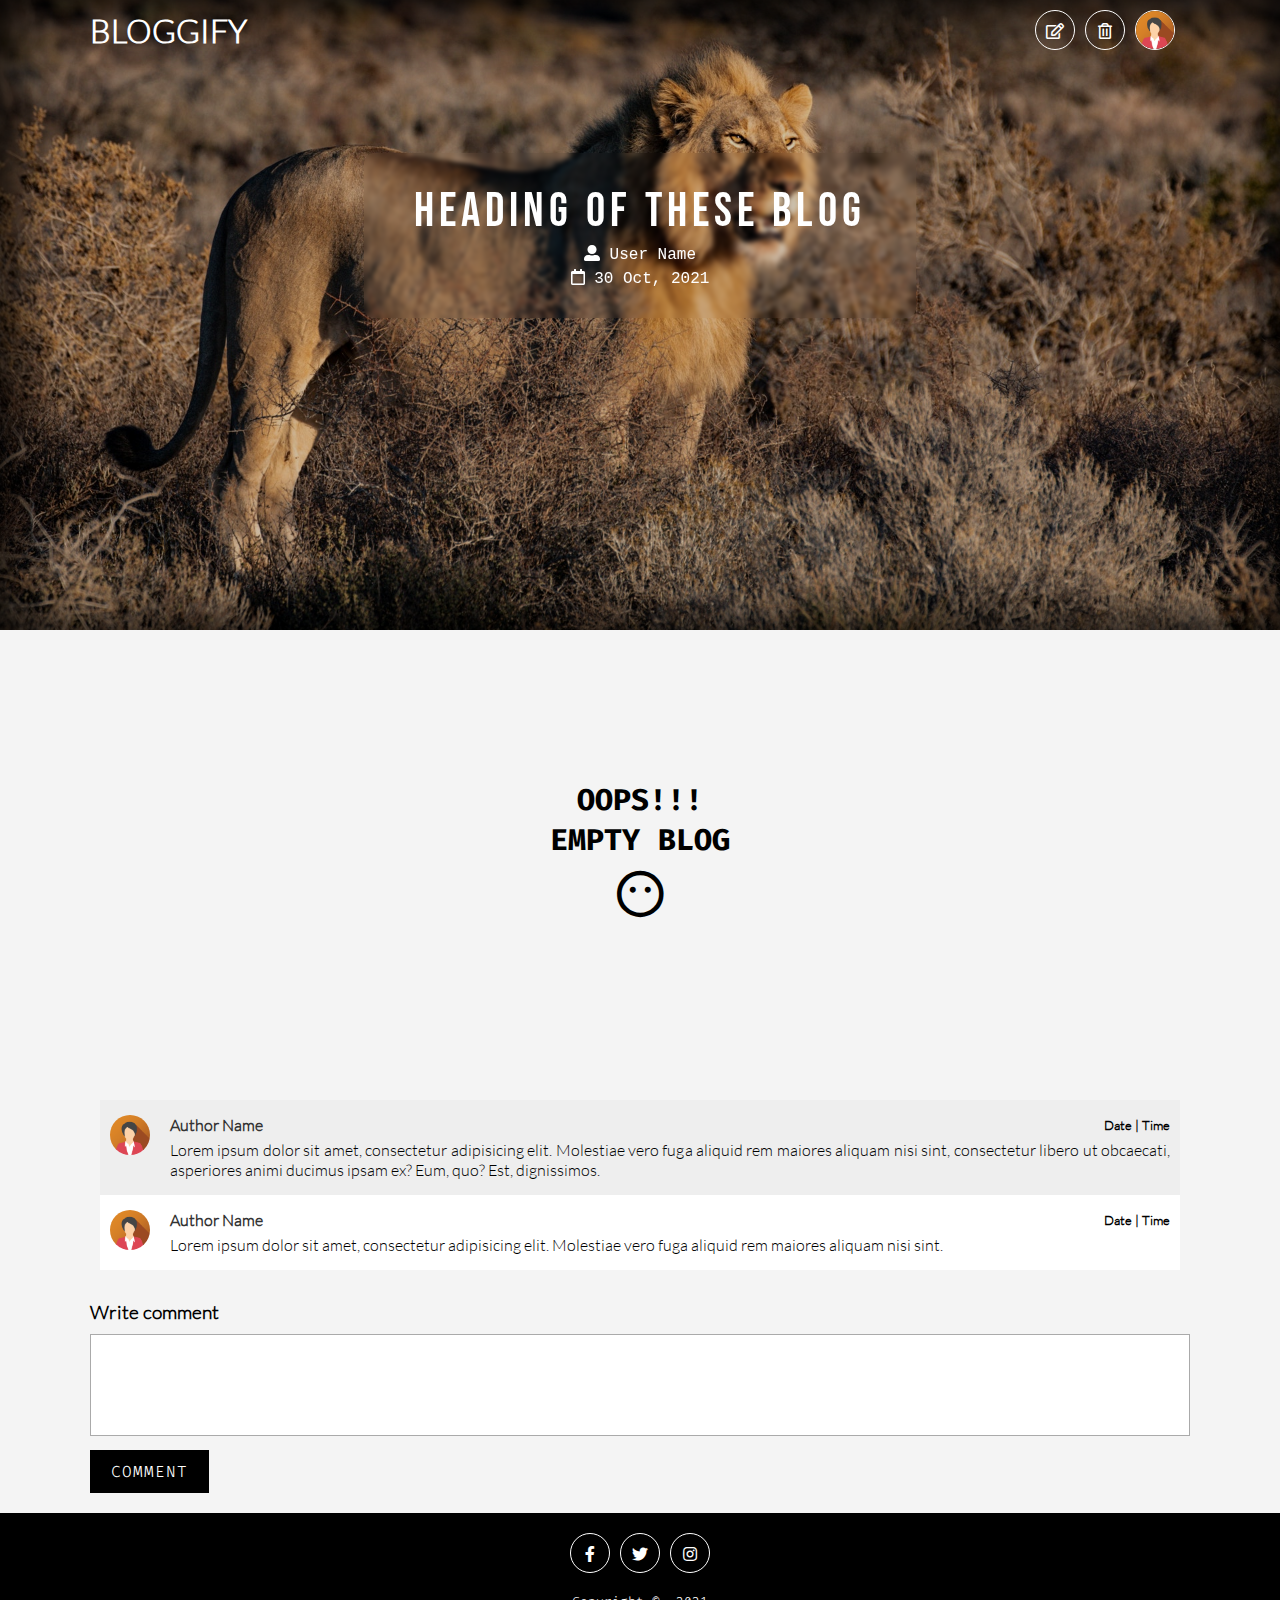
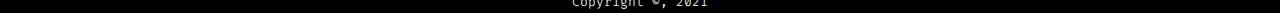
<file: blog.html>
<!DOCTYPE html>
<html lang="en">
<head>
    <meta charset="UTF-8">
    <meta http-equiv="X-UA-Compatible" content="IE=edge">
    <meta name="viewport" content="width=device-width, initial-scale=1.0">
    <link rel="stylesheet" href="CSS/all.css">
    <link rel="stylesheet" href="CSS/blog.css">
    <title>Bloggify | Homepage</title>
</head>
<body>
    
    <!-- Main -->
    <section class="main">
        <img src="./Assets/Images/Blogs/Blog-1.jpg" alt="Blog Poster">
        <div class="container">

            <!-- Nav -->
            <nav class="main-nav">
                <a href="index.html"><h1>BLOGGIFY</h1></a>
                <ul class="right-menu">
                    <li>
                        <a href="#">
                            <i class="far fa-edit"></i>
                        </a>
                    </li>
                    <li>
                        <a href="#">
                            <i class="far fa-trash-alt"></i>
                        </a>
                    </li>
                    <li>
                        <a href="user.html">
                            <!-- <i class="fas fa-user-alt"></i> -->
                            
                            <img class="profile-img" src="./Assets/Images/Icons/AvatarIcon.png" alt="User Profile Image">
                        </a>
                    </li>
                </ul>
            </nav>

            <!-- Showcase -->
            <header class="showcase">
                <div class="title">
                    <h1>Heading of these blog</h1>
                    <h4>
                        <i class="fas fa-user-alt"></i>
                        User Name
                    </h4>
                    <h4>
                        <i class="far fa-calendar"></i>
                        30 Oct, 2021
                    </h4>
                </div>
            </header>

        </div>
    </section>

    <!-- Blog -->
    <section class="blog">
        <div class="container">
            
            <!-- Empty Blog -->
            <div class="empty-blog show">
                <h1>Oops!!!</h1>
                <h1>Empty Blog</h1>
                <i class="far fa-meh-blank"></i>
            </div>
            
            <!-- Blog Code Here... -->

        </div>
    </section>

    <!-- Comments Area -->
    <section class="comment-area">
        <div class="container">

            <!-- Comment Boxes -->
            <div class="comment-box">
                <img src="./Assets/Images/Icons/AvatarIcon.png" alt="Avatar Icon">
                <div class="details">
                    <header>
                        <a href="#">
                            <h4>Author Name</h4>
                        </a>
                        <h5>Date | Time</h5>
                    </header>
                    <p>
                        Lorem ipsum dolor sit amet, consectetur adipisicing elit. Molestiae vero fuga aliquid rem maiores aliquam nisi sint, consectetur libero ut obcaecati, asperiores animi ducimus ipsam ex? Eum, quo? Est, dignissimos.
                    </p>
                </div>
            </div>

            <div class="comment-box">
                <img src="./Assets/Images/Icons/AvatarIcon.png" alt="Avatar Icon">
                <div class="details">
                    <header>
                        <a href="#">
                            <h4>Author Name</h4>
                        </a>
                        <h5>Date | Time</h5>
                    </header>
                    <p>
                        Lorem ipsum dolor sit amet, consectetur adipisicing elit. Molestiae vero fuga aliquid rem maiores aliquam nisi sint.
                    </p>
                </div>
            </div>

            <!-- Comment Form -->
            <form action="">
                <h3>Write comment</h3>
                <textarea name="" id="" cols="30" rows="5"></textarea>
                <input type="submit" value="Comment">
            </form>

        </div>
    </section>

    <!-- Footer -->
    <footer class="main-footer">
        <div class="container">
            <ul class="social-icons">
                <li><a href="#">
                    <i class="fab fa-facebook-f"></i>
                </a></li>
                <li><a href="#">
                    <i class="fab fa-twitter"></i>
                </a></li>
                <li><a href="#">
                    <i class="fab fa-instagram"></i>
                </a></li>
            </ul>
            <h3>Copyright &copy;, 2021</h3>
        </div>
    </footer>

</body>
</html>
</file>
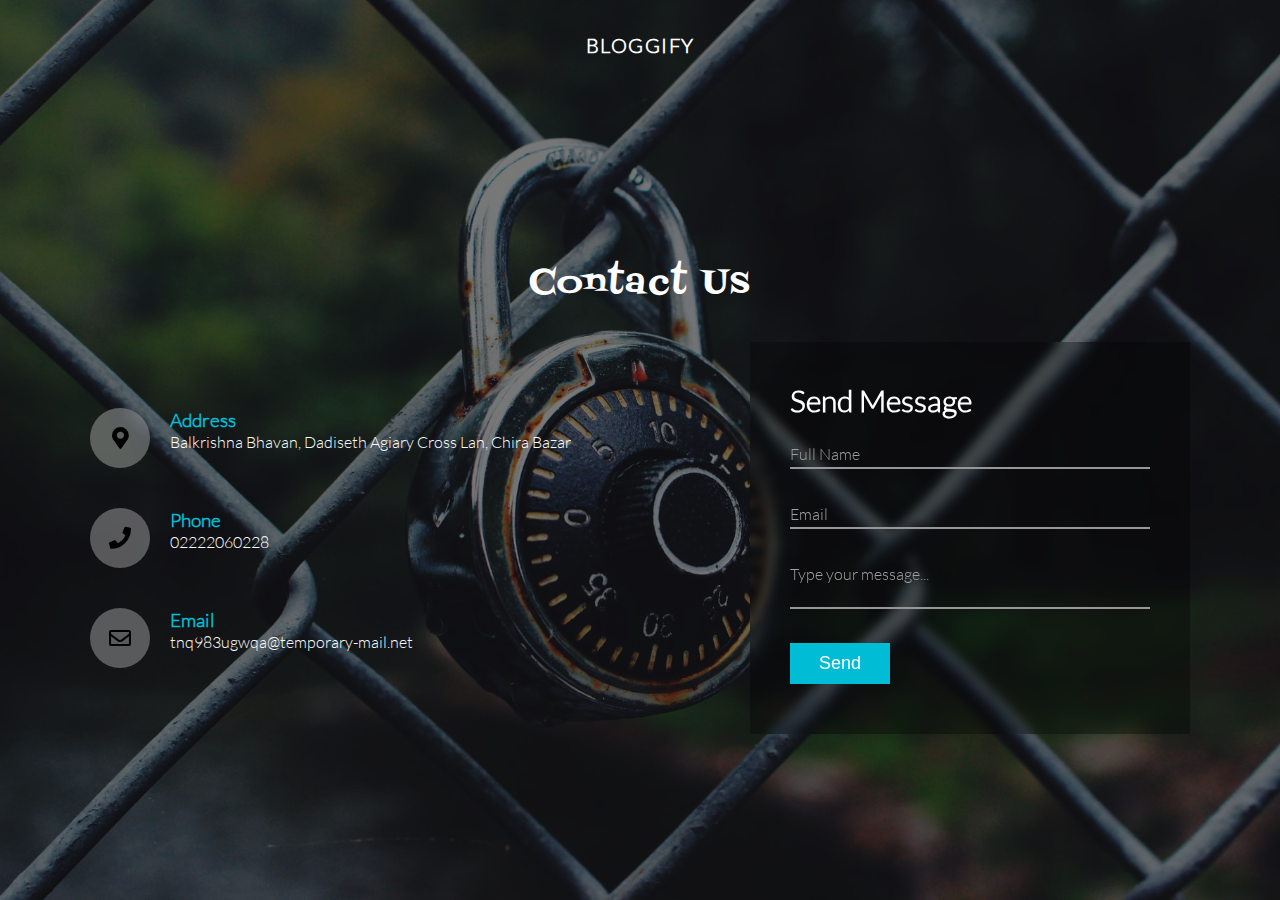
<file: contactus.html>
<!DOCTYPE html>
<html lang="en">
<head>
    <meta charset="UTF-8">
    <meta http-equiv="X-UA-Compatible" content="IE=edge">
    <meta name="viewport" content="width=device-width, initial-scale=1.0">
    <link rel="stylesheet" href="CSS/all.css">
    <link rel="stylesheet" href="CSS/contactus.css">
    <title>Contact Us | Bloggify</title>
</head>
<body>
    
    <div class="main">
        <div class="container">

            <!-- Nav -->
            <nav class="main-nav">
                <a href="index.html">
                    <h1>BLOGGIFY</h1>
                </a>
            </nav>

            <!-- Showcase -->
            <header class="showcase">

                <div class="contact">
                    <div class="contact-content">
                        <h2>Contact Us</h2>
                    </div>
                    <div class="contact-container">
                        <div class="contact-info">
                            <div class="box">
                                <div class="icon">
                                    <i class="fas fa-map-marker-alt"></i>
                                </div>
                                <div class="text">
                                    <h3>Address</h3>
                                    <p>Balkrishna Bhavan, Dadiseth Agiary Cross Lan, Chira Bazar</p>
                                </div>
                            </div>
                            <div class="box">
                                <div class="icon">
                                    <i class="fas fa-phone"></i>
                                </div>
                                <div class="text">
                                    <h3>Phone</h3>
                                    <p>02222060228</p>
                                </div>
                            </div>
                            <div class="box">
                                <div class="icon">
                                    <i class="far fa-envelope"></i>
                                </div>
                                <div class="text">
                                    <h3>Email</h3>
                                    <p>tnq983ugwqa@temporary-mail.net</p>
                                </div>
                            </div>
                        </div>

                        <div class="contact-form">
                            <h2>Send Message</h2>
                            <form action="">
                                <div class="input-box">
                                    <input type="text" name="" required>
                                    <span>Full Name</span>
                                </div>
                                <div class="input-box">
                                    <input type="email" name="" required>
                                    <span>Email</span>
                                </div>
                                <div class="input-box">
                                    <textarea name="" required></textarea>
                                    <span>Type your message...</span>
                                </div>
                                <div class="input-box">
                                    <input type="submit" value="Send">
                                </div>
                            </form>
                        </div>
                    </div>
                </div>

            </header>

        </div>
    </div>

</body>
</html>
</file>
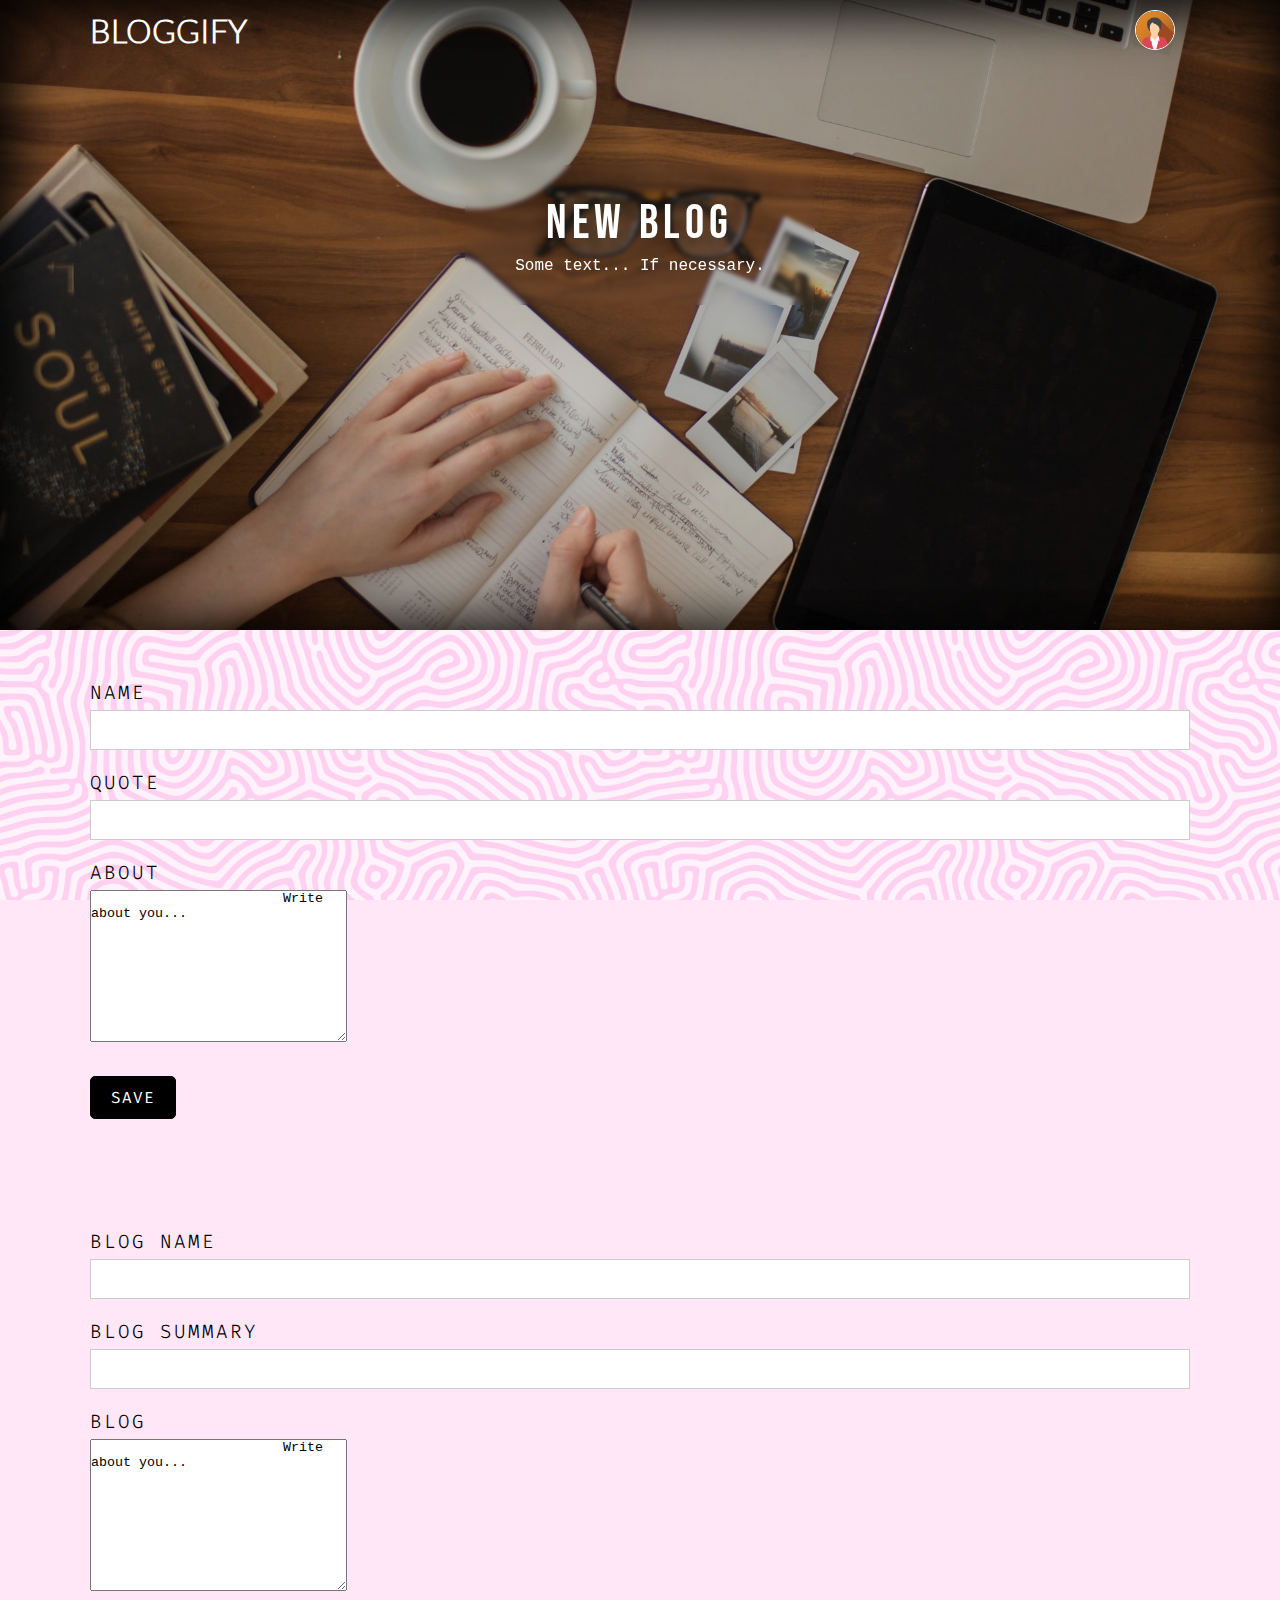
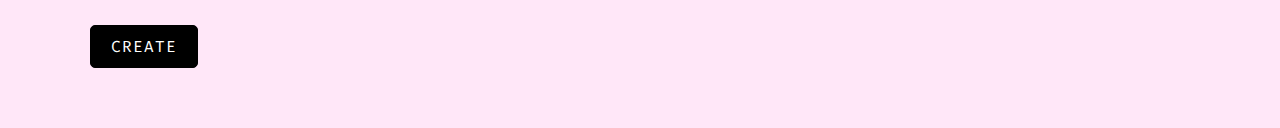
<file: edit.html>
<!DOCTYPE html>
<html lang="en">
<head>
    <meta charset="UTF-8">
    <meta http-equiv="X-UA-Compatible" content="IE=edge">
    <meta name="viewport" content="width=device-width, initial-scale=1.0">
    <link rel="stylesheet" href="./CSS/edit.css">
    <title>Edit Blog | Bloggify</title>
</head>
<body>
    
    <!-- Main -->
    <section class="main">

        <img src="./Assets/Images/BlogWritingBG.jpg" alt="Showcase Background">
        <!-- <img src="./Assets/Images/ProfileEditingBG.jpg" alt="Showcase Background"> -->

        <div class="container">

            <!-- Nav -->
            <nav class="main-nav">
                <a href="index.html"><h1>BLOGGIFY</h1></a>
                <ul class="right-menu">
                    <li>
                        <a href="user.html">
                            <!-- <i class="fas fa-user-alt"></i> -->
                            
                            <img class="profile-img" src="./Assets/Images/Icons/AvatarIcon.png" alt="User Profile Image">
                        </a>
                    </li>
                </ul>
            </nav>

            <!-- Showcase -->
            <header class="showcase">
                <div class="title">
                    <h1>New Blog</h1>
                    <p>Some text... If necessary.</p>
                </div>
            </header>

        </div>
    </section>

    <!-- Profile Editor -->
    <section class="editor profile-editor">
        <div class="container">

            <form action="">
                <div class="item">
                    <h1>Name</h1>
                    <input type="text" name="" required>
                </div>
                <div class="item">
                    <h1>Quote</h1>
                    <input type="text" name="">
                </div>

                <div class="item">
                    <h1>About</h1>
                    <textarea class="ckeditor" name="" id="editor1" cols="30" rows="10">
                        Write about you...
                    </textarea>
                </div>

                <div class="item">
                    <input type="submit" value="Save">
                </div>
            </form>

        </div>
    </section>

    <!-- Blog Editor -->
    <section class="editor profile-editor">
        <div class="container">

            <form action="">
                <div class="item">
                    <h1>Blog Name</h1>
                    <input type="text" name="" required>
                </div>
                <div class="item">
                    <h1>Blog Summary</h1>
                    <input type="text" name="" required>
                </div>

                <div class="item">
                    <h1>Blog</h1>
                    <textarea class="ckeditor" name="" id="editor1" cols="30" rows="10">
                        Write about you...
                    </textarea>
                </div>

                <div class="item">
                    <input type="submit" value="Create">
                </div>
            </form>

        </div>
    </section>

    <script src="//cdn.ckeditor.com/4.16.2/full/ckeditor.js" type="text/javascript"></script>
</body>
</html>
</file>
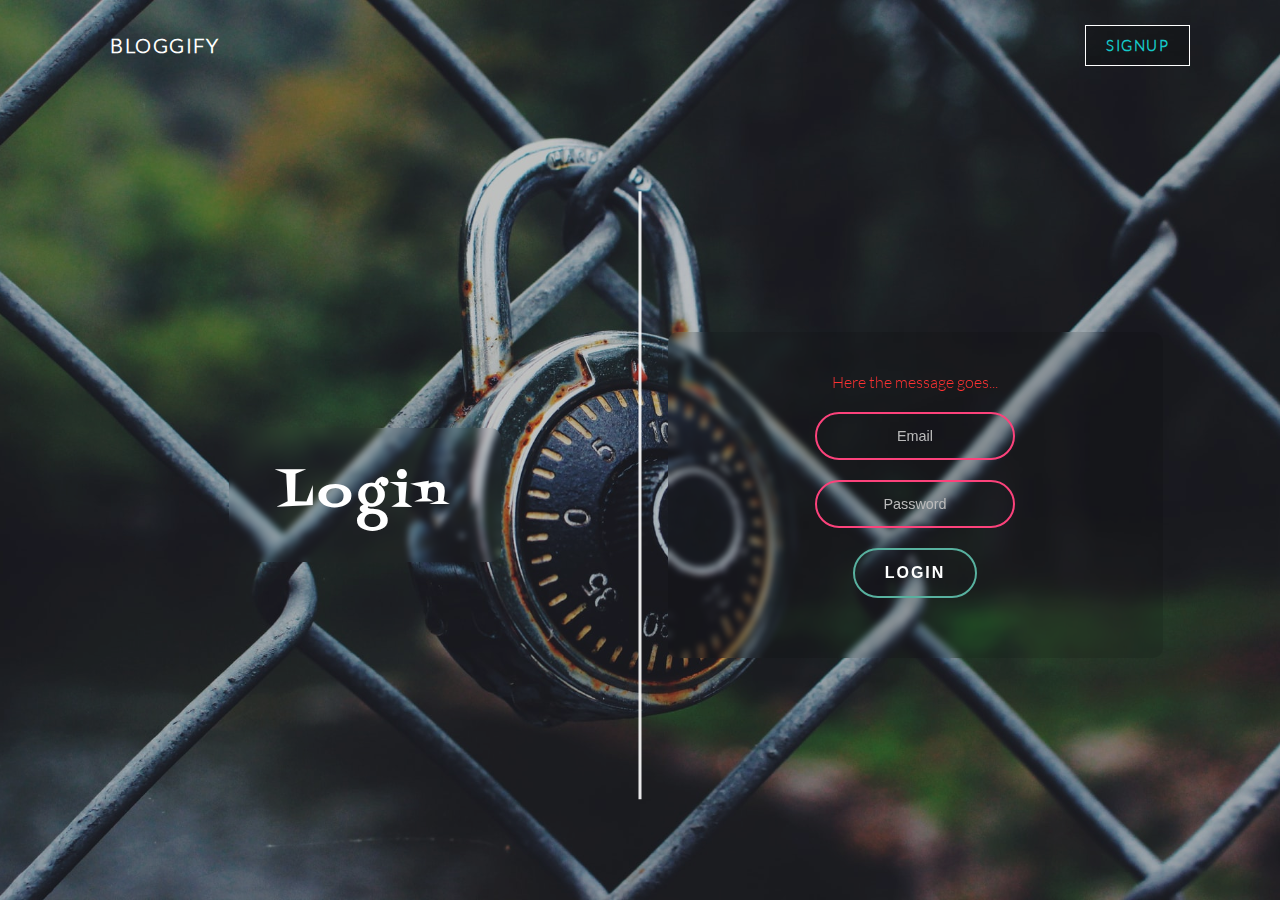
<file: login.html>
<!DOCTYPE html>
<html lang="en">
<head>
    <meta charset="UTF-8">
    <meta http-equiv="X-UA-Compatible" content="IE=edge">
    <meta name="viewport" content="width=device-width, initial-scale=1.0">
    <link rel="stylesheet" href="CSS/login.css">
    <link rel="stylesheet" href="CSS/all.css">
    <title>Login | Bloggify</title>
</head>
<body>
    
    <!-- Main -->
    <div class="main">
        <div class="container">

            <!-- Nav -->
            <nav class="main-nav">
                <a href="index.html">
                    <h1>BLOGGIFY</h1>
                </a>
                <a href="signup.html">Signup</a>
            </nav>

            <!-- Showcase -->
            <header class="showcase">

                <div class="title-container">
                    <h1>Login</h1>
                </div>

                <div class="form-container">
                    <form class="form" action="#" method="post">
                        <!-- 
                            log -> Normal Text (White)
                            warn -> Warning Text (Yellow)
                            error -> Error Text (Red)
                         -->
                        <p class="error">
                            Here the message goes...
                        </p>

                        <input type="email" name="" placeholder="Email">
                        <input type="password" name="" placeholder="Password">
                        <input type="submit" name="" value="Login">
                    </form>
                </div>

            </header>

        </div>
    </div>

</body>
</html>
</file>
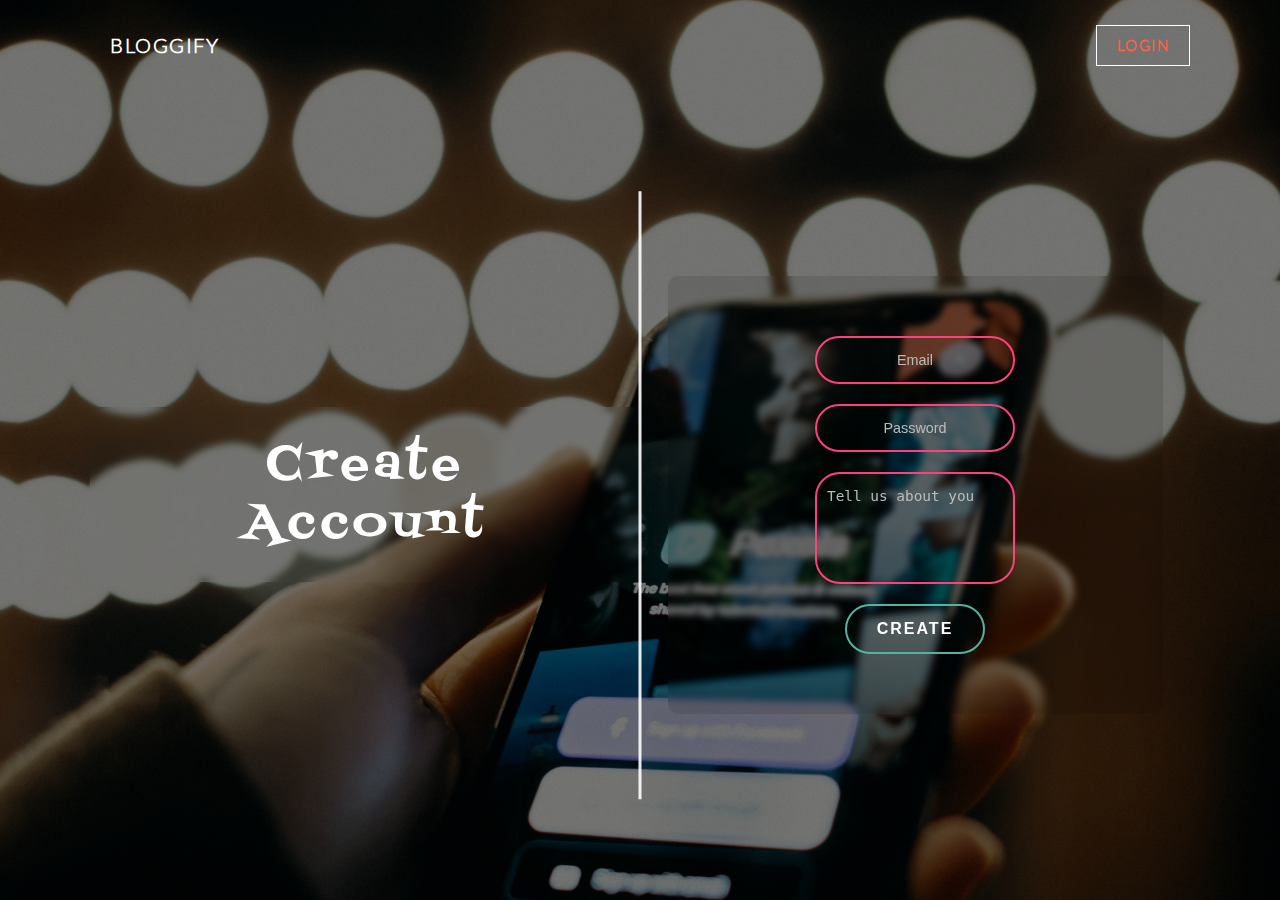
<file: signup.html>
<!DOCTYPE html>
<html lang="en">
<head>
    <meta charset="UTF-8">
    <meta http-equiv="X-UA-Compatible" content="IE=edge">
    <meta name="viewport" content="width=device-width, initial-scale=1.0">
    <link rel="stylesheet" href="CSS/signup.css">
    <link rel="stylesheet" href="CSS/all.css">
    <title>Signup | Bloggify</title>
</head>
<body>
    
    <!-- Main -->
    <div class="main">
        <div class="container">

            <!-- Nav -->
            <nav class="main-nav">
                <a href="index.html">
                    <h1>BLOGGIFY</h1>
                </a>
                <a href="login.html">Login</a>
            </nav>

            <!-- Showcase -->
            <header class="showcase">

                <div class="title-container">
                    <h1>Create Account</h1>
                </div>

                <div class="form-container">
                    <form class="form" action="#" method="post">
                        <input type="email" name="" placeholder="Email" required>
                        <input type="password" name="" placeholder="Password" required>
                        <textarea name="Hello" cols="30" rows="5" placeholder="Tell us about you"></textarea>
                        <input type="submit" name="" value="Create">
                    </form>
                </div>

            </header>

        </div>
    </div>

</body>
</html>
</file>
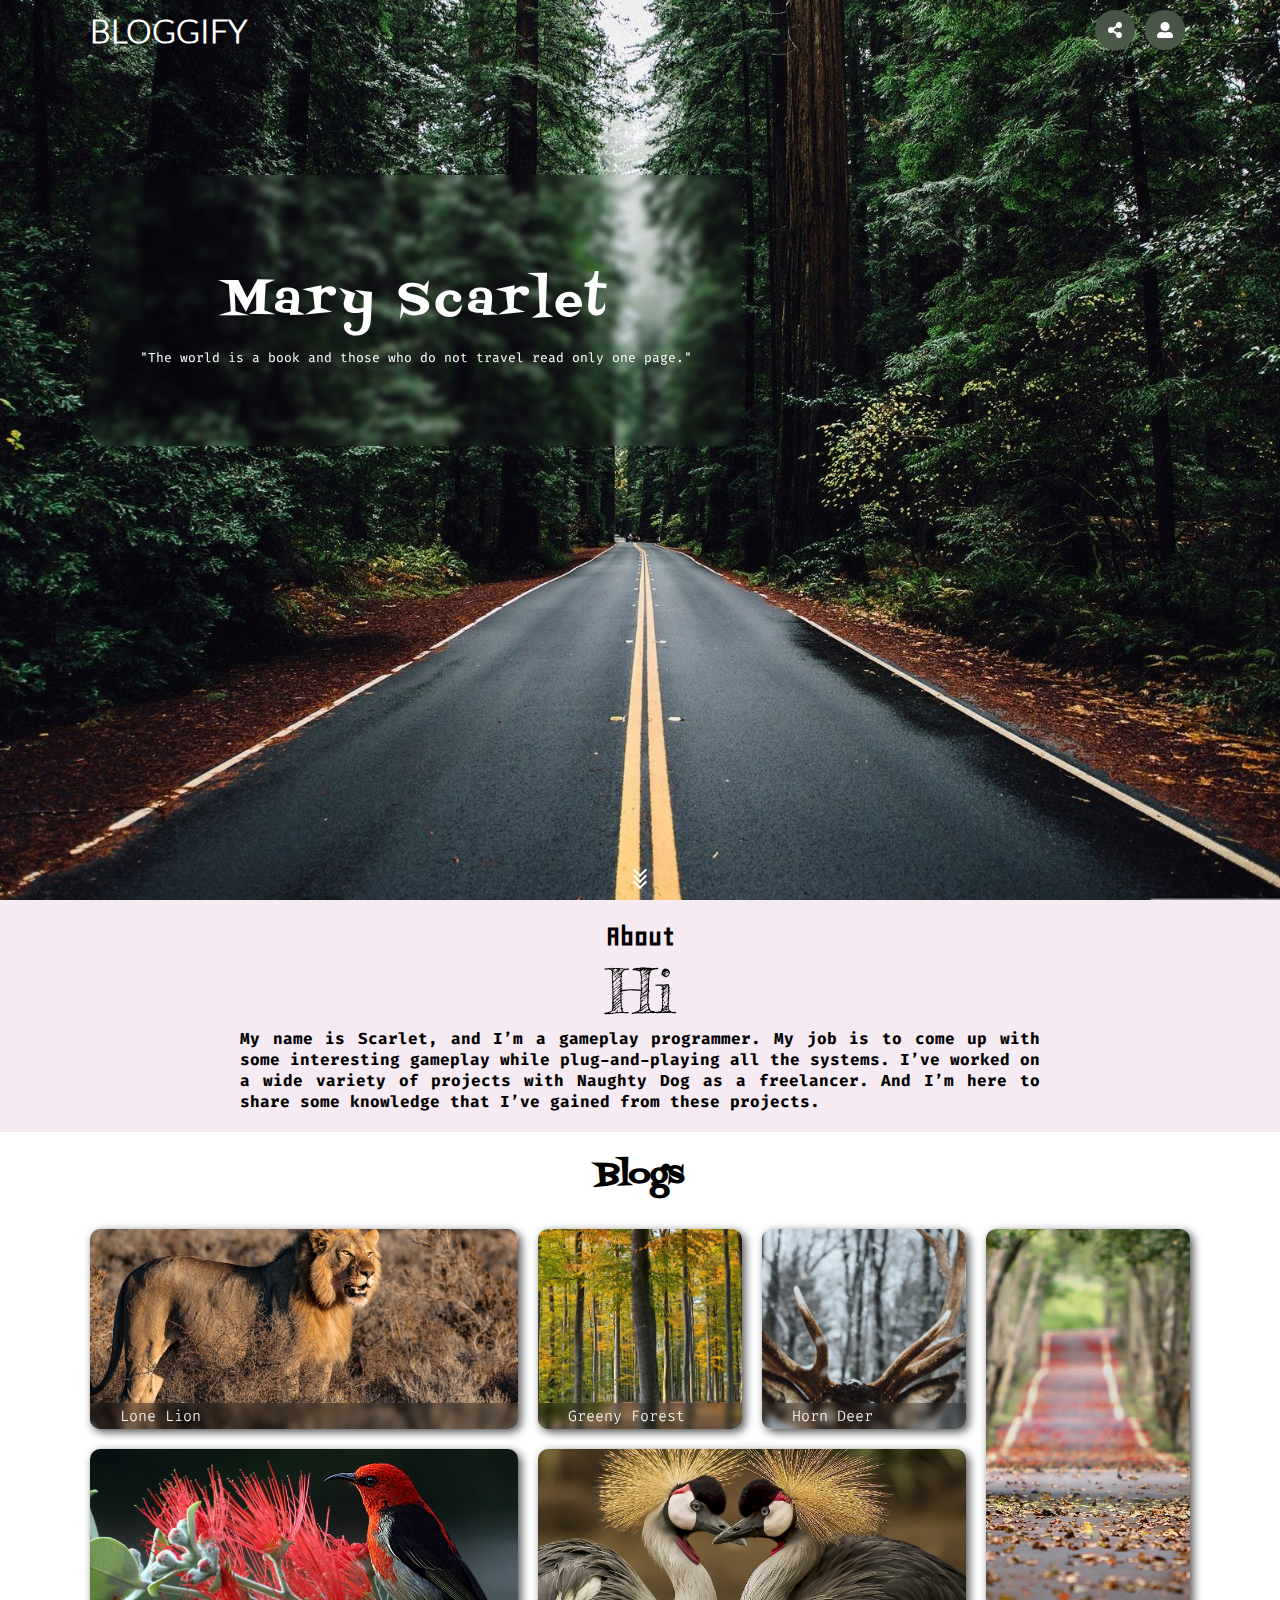
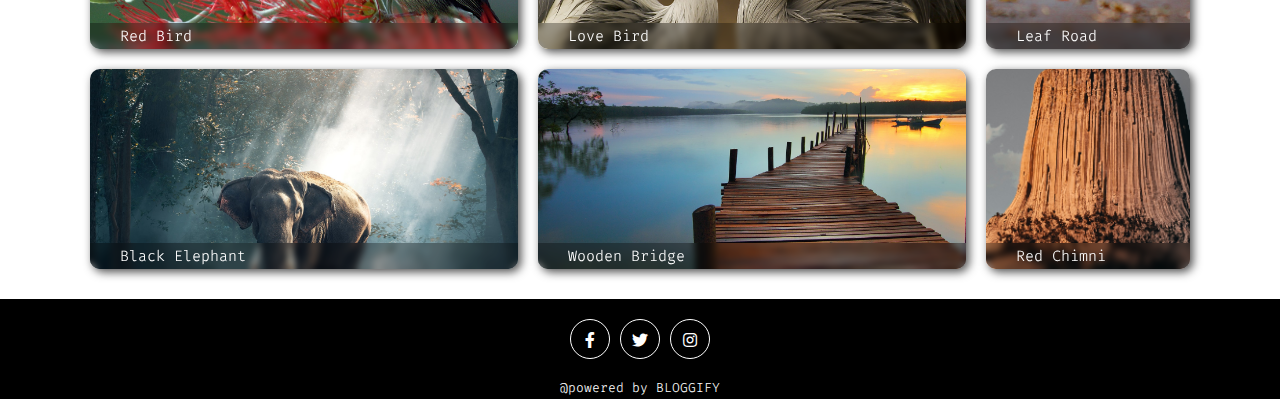
<file: user.html>
<!DOCTYPE html>
<html lang="en">
<head>
    <meta charset="UTF-8">
    <meta http-equiv="X-UA-Compatible" content="IE=edge">
    <meta name="viewport" content="width=device-width, initial-scale=1.0">
    <link rel="stylesheet" href="CSS/all.css">
    <link rel="stylesheet" href="CSS/user.css">
    <title>Blogger | Author Webpage</title>
</head>
<body>
    <!-- Main -->
    <section class="main">

        <img class="bg" src="./Assets/Images/UserBG.jpg" alt="Showcase Background">

        <div class="container">
            <!-- Nav -->
            <nav class="main-nav">
                <a href="index.html">
                    <h1>BLOGGIFY</h1>
                </a>
                <ul class="right-menu">
                    <li id="share-btn"><i class="fas fa-share-alt"></i></li>
                    <li id="profile-btn"><i class="fas fa-user-alt"></i></li>
                </ul>
            </nav>

            <!-- Showcase -->
            <header class="showcase">
                <div class="title">
                    <h1>Mary Scarlet</h1>
                    <p>"The world is a book and those who do not travel read only one page."</p>
                </div>
            </header>

            <!-- Footer -->
            <footer>
                <span></span>
                <span></span>
                <span></span>
            </footer>
        </div>

        <!-- Profile -->
        <div class="profile">
            <div class="profile-container">

                <div class="close-btn"><i class="fas fa-times"></i></div>

                <div class="profile-info">
                    <span>
                        <!-- <i class="fas fa-user-alt"></i> -->
                        <img src="./Assets/Images/Icons/AvatarIcon.png" alt="Avatar Icon">
                    </span>
                    <h1>Mary Scarlet</h1>
                    <h6>23-March, 2001</h6>
                </div>

                <hr>

                <ul class="options">
                    <li>
                        <a href="edit.html" class="option-item">
                            <div class="icon"><i class="fas fa-plus"></i></div>
                            <h4>New Blog</h4>
                        </a>
                    </li>
                    <li>
                        <a href="edit.html" class="option-item">
                            <div class="icon"><i class="fas fa-edit"></i></div>
                            <h4>Edit</h4>    
                        </a>
                    </li>
                    <li>
                        <a href="contactus.html" class="option-item">
                            <div class="icon"><i class="fas fa-people-arrows"></i></div>
                            <h4>Contact Us</h4>    
                        </a>
                    </li>
                    <li>
                        <a href="index.html" class="option-item">
                            <div class="icon"><i class="fa fa-sign-out-alt"></i></div>
                            <h4>Logout</h4>    
                        </a>
                    </li>
                </ul>

            </div>
        </div>
    </section>

    <!-- About -->
    <section class="about">
        <div class="container">
            <div class="info">
                <h1>About</h1>
                <h2>Hi</h2>
                <p>My name is Scarlet, and I’m a gameplay programmer. My job is to come up with some interesting gameplay while plug-and-playing all the systems. I’ve worked on a wide variety of projects with Naughty Dog as a freelancer. And I’m here to share some knowledge that I’ve gained from these projects.</p>
            </div>
        </div>
    </section>

    <!-- Blogs -->
    <section class="blogs">
        <div class="container">
            <h1>Blogs</h1>
            <div class="blog-cards">
                <div class="card c-h">
                    <img src="./Assets/Images/Blogs/Blog-1.jpg" alt="Blog 1">
                    <div class="card-info">
                        <a href="blog.html">
                            <h3>Lone Lion</h3>
                        </a>
                    </div>
                </div>
                <div class="card">
                    <img src="./Assets/Images/Blogs/Blog-2.jpg" alt="Blog 2">
                    <div class="card-info">
                        <a href="#">
                            <h3>Greeny Forest</h3>
                        </a>
                    </div>
                </div>
                <div class="card">
                    <img src="./Assets/Images/Blogs/Blog-3.jpg" alt="Blog 3">
                    <div class="card-info">
                        <a href="#">
                            <h3>Horn Deer</h3>
                        </a>
                    </div>
                </div>
                <div class="card c-h">
                    <img src="./Assets/Images/Blogs/Blog-4.jpg" alt="Blog 4">
                    <div class="card-info">
                        <a href="#">
                            <h3>Red Bird</h3>
                        </a>
                    </div>
                </div>
                <div class="card c-v">
                    <img src="./Assets/Images/Blogs/Blog-5.jpg" alt="Blog 5">
                    <div class="card-info">
                        <a href="#">
                            <h3>Leaf Road</h3>
                        </a>
                    </div>
                </div>
                <div class="card c-h">
                    <img src="./Assets/Images/Blogs/Blog-6.jpg" alt="Blog 6">
                    <div class="card-info">
                        <a href="#">
                            <h3>Love Bird</h3>
                        </a>
                    </div>
                </div>
                <div class="card c-h">
                    <img src="./Assets/Images/Blogs/Blog-7.jpg" alt="Blog 7">
                    <div class="card-info">
                        <a href="#">
                            <h3>Black Elephant</h3>
                        </a>
                    </div>
                </div>
                <div class="card c-h">
                    <img src="./Assets/Images/Blogs/Blog-8.jpg" alt="Blog 8">
                    <div class="card-info">
                        <a href="#">
                            <h3>Wooden Bridge</h3>
                        </a>
                    </div>
                </div>
                <div class="card">
                    <img src="./Assets/Images/Blogs/Blog-9.jpg" alt="Blog 9">
                    <div class="card-info">
                        <a href="#">
                            <h3>Red Chimni</h3>
                        </a>
                    </div>
                </div>
            </div>
        </div>
    </section>

    <!-- Footer -->
    <footer class="main-footer">
        <div class="container">
            <ul class="social-icons">
                <li><a href="#">
                    <i class="fab fa-facebook-f"></i>
                </a></li>
                <li><a href="#">
                    <i class="fab fa-twitter"></i>
                </a></li>
                <li><a href="#">
                    <i class="fab fa-instagram"></i>
                </a></li>
            </ul>
            <h3>@powered by BLOGGIFY</h3>
        </div>
    </footer>

    <!-- Utils -->
    <div id="modal-window" class="modal-window">
        <div class="modal-content">
            <div class="modal-header">
                <h2></h2>
                <span class="close">&times;</span>
            </div>
            <div class="modal-body">
                <p>Some text in the body...</p>
            </div>
            <div class="modal-footer">
                <h3></h3>
            </div>
        </div>
    </div>

    <script src="js/user.js"></script>

</body>
</html>
</file>
<file: CSS/blog.css>
@import url("../CSS/fonts.css");

*{
    box-sizing: border-box;
    margin: 0;
    padding: 0;
}

body{
    font-family: Lato-Light, sans-serif;
}

ul{
    list-style: none;
}

a{
    text-decoration: none;
    color: #333;
}

.container{
    margin: auto;
    width: 90%;
    height: 100%;
    max-width: 1100px;
}

/* Main */
.main{
    height: 70vh;
    color: #fff;
    position: relative;
    background-color: rgba(0, 0, 0, .2);
    background-blend-mode: overlay;
    box-shadow: inset 20px 20px 50px rgba(0, 0, 0, .7), inset -10px -10px 50px rgba(0, 0, 0, .7);
}

.main img{
    display: block;
    width: 100%;
    height: 100%;
    object-fit: cover;
    position: absolute;
    z-index: -1;
}

/* Main -> Nav */
.main .main-nav{
    height: 60px;
    display: flex;
    justify-content: space-between;
    align-items: center;
    position: relative;
}

.main-nav a{
    color: #fff;
}

.main-nav .right-menu{
    margin-right: 10px;
    display: flex;
    justify-content: center;
    align-items: center;
}

.main-nav .right-menu li{
    margin: 0 5px;
}

.main-nav .right-menu li a{
    width: 40px;
    height: 40px;
    line-height: 40px;
    text-align: center;
    display: block;
    border: 1px solid #fff;
    border-radius: 50%;
    transition: all .2s ease-in-out;
    position: relative;
    overflow: hidden;
}

.main-nav .right-menu li a:hover{
    border-radius: 0;
    background-color: #fff;
    color: #000;
}

.main-nav .right-menu .profile-img{
    width: 100%;
    height: 100%;
    object-fit: cover;
    z-index: 1;
}

/* Main -> Showcase */
.showcase{
    height: 350px;
    display: flex;
    justify-content: center;
    align-items: center;
}

.showcase .title{
    padding: 30px 50px;
    border-radius: 10px;
    backdrop-filter: blur(2px);
    display: flex;
    flex-direction: column;
    justify-content: center;
    align-items: center;
    text-align: center;
}

.showcase .title h1{
    font-size: 3rem;
    font-family: Bebas-Neue;
    font-weight: lighter;
    text-align: center;
    letter-spacing: 5px;
}

.showcase .title h4{
    margin-top: 5px;
    font-size: 1rem;
    font-family: monospace;
    font-weight: lighter;
}

/* Blog */
.blog{
    background: #f4f4f4;
    min-height: 50vh;
    position: relative;
}

.blog p{
    text-align: justify;
    font-size: 17px;
}

/* Blog -> Empty Blog */
.blog .empty-blog{
    display: none;
    top: 50%;
    left: 50%;
    transform: translate(-50%, -50%);
    position: absolute;
    height: 200px;
    text-align: center;
    padding: 25px 0;
}

.blog .empty-blog.show{
    display: block;
}

.empty-blog h1{
    text-transform: uppercase;
    font-family: Fira-Code;
    font-size: 30px;
}

.empty-blog i{
    margin-top: 10px;
    font-size: 3rem;
}

/* Comments */
.comment-area{
    background: #f4f4f4;
    padding: 20px 0;
}

.comment-area .comment-box{
    display: flex;
    margin: 0 10px;
    padding: 15px 0;
}

.comment-area .comment-box:nth-child(even){
    background-color: #fff;
}

.comment-area .comment-box:nth-child(odd){
    background-color: #eee;
}

.comment-box img{
    width: 40px;
    height: 40px;
    object-fit: cover;
    border-radius: 50%;
    margin: 0 10px;
}

.comment-box .details{
    margin: 0 10px;
    width: 100%;
}

.comment-box .details header{
    display: flex;
    justify-content: space-between;
    align-items: center;
}

.comment-box a:hover{
    color: #5ad67d;
}

.comment-box p{
    margin-top: 5px;
    text-align: justify;
}

.comment-area form{
    margin-top: 30px;
}

.comment-area form textarea{
    width: 100%;
    margin: 10px 0;
    outline: none;
    border: 1px solid #aaa;
    resize: none;
    padding: 5px 20px;
    font-size: 16px;
}

.comment-area form input[type=submit]{
    padding: 10px 20px;
    font-family: Fira-Code;
    letter-spacing: 1px;
    font-weight: lighter;
    font-size: 1rem;
    text-transform: uppercase;
    border: 1px solid #000;
    cursor: pointer;
    background-color: #000;
    color: #fff;
    transition: all .3s;
}

.comment-area form input[type=submit]:hover{
    background-color: #fff;
    color: #000;
}

/* Footer */
.main-footer{
    height: 100px;
    background: #000;
    color: #fff;
}

.main-footer a{
    color: #fff;
}

.social-icons{
    padding: 20px 0;
    list-style: none;
    display: flex;
    justify-content: center;
}

.social-icons li{
    margin: 0 5px;
}

.social-icons li a{
    width: 40px;
    height: 40px;
    line-height: 40px;
    text-align: center;
    display: block;
    border: 1px solid #fff;
    border-radius: 50%;
    transition: all .2s ease-in-out;
}

.social-icons li a:hover{
    border-radius: 0;
    background-color: #fff;
    color: #000;
}

.main-footer h3{
    font-family: Fira-Code;
    font-weight: lighter;
    font-size: 13px;
    text-align: center;
}

@media only screen and (max-width: 640px){
    .showcase .title h1{
        font-size: 2rem;
    }
}
</file>
<file: CSS/contactus.css>
@import url("../CSS/fonts.css");

*{
    margin: 0;
    padding: 0;
    box-sizing: border-box;
}

body{
    font-family: Lato-Light, sans-serif;
}

a{
    color: #333;
    text-decoration: none;
    font-size: 15px;
    letter-spacing: 1.5px;
}

h1{
    font-size: 20px;
}

.container{
    max-width: 1100px;
    width: 90%;
    height: 100%;
    margin: auto;
}

/* Main */
.main{
    height: 100vh;
    background: #f4f4f4 url("../Assets/Images/LoginBG.jpg") no-repeat center center/cover;
    position: relative;
    background-blend-mode: overlay;
    background-color: rgba(0, 0, 0, 0.5);
}

/* Main -> Nav */
.main-nav{
    height: 10vh;
    overflow: hidden;
    display: flex;
    justify-content: center;
    align-items: center;
}

.main-nav a{
    color: #fff;
    text-transform: uppercase;
    padding: 10px 20px;
    font-weight: bold;
    transition: border .2s;
}

/* Main -> Showcase */
.showcase{
    min-height: 90vh;
    display: flex;
    justify-content: space-between;
    align-items: center;
    position: relative;
}

/* Main -> Showcase -> Contact */
.showcase .contact{
    position: relative;
    width: 100%;
    min-height: 90vh;
    /* padding: 50px 100px; */
    display: flex;
    flex-direction: column;
    justify-content: center;
    align-items: center;
}

.contact .contact-content{
    max-width: 800px;
    text-align: center;
    font-family: Fontdiner-Swanky;
    letter-spacing: 2px;
}

.contact .contact-content h2{
    font-size: 36px;
    font-weight: 500;
    color: #fff;
}

.contact-container{
    width: 100%;
    display: flex;
    justify-content: space-between;
    align-items: center;
    margin-top: 30px;
}

.contact-container .contact-info{
    width: 50%;
    display: flex;
    flex-direction: column;
}

.contact-info .box{
    position: relative;
    padding: 20px 0;
    display: flex;
}

.contact-info .box .icon{
    min-width: 60px;
    height: 60px;
    background-color: rgba(255, 255, 255, 0.3);
    backdrop-filter: blur(10px);
    display: flex;
    justify-content: center;
    align-items: center;
    border-radius: 50%;
    font-size: 22px;
}

.contact-info .box .text{
    display: flex;
    flex-direction: column;
    margin-left: 20px;
    font-size: 16px;
    color: #fff;
    font-weight: 300;
}

.contact-info .box .text h3{
    font-weight: 800;
    color: #00bcd4;
}

.contact-form{
    width: 40%;
    padding: 40px;
    background: rgba(0, 0, 0, 0.3);
    backdrop-filter: blur(5px);
}

.contact-form h2{
    font-size: 30px;
    color: #fff;
    font-weight: 800;
}

.contact-form .input-box{
    position: relative;
    width: 100%;
    margin-top: 10px;
}

.contact-form .input-box input, .contact-form .input-box textarea{
    width: 100%;
    padding: 5px 0;
    font-size: 16px;
    margin: 10px 0;
    border: none;
    border-bottom: 2px solid rgb(151, 151, 151);
    outline: none;
    resize: none;
    background: none;
    caret-color: #fff;
    color: #fff;
}

.contact-form .input-box span{
    position: absolute;
    left: 0;
    top: 0;
    padding: 5px 0;
    font-size: 16px;
    margin: 10px 0;
    pointer-events: none;
    color: rgb(160, 160, 160);
    transition: .5s;
}

.contact-form .input-box input:focus ~ span,.contact-form .input-box input:valid ~ span,.contact-form .input-box textarea:focus ~ span,.contact-form .input-box textarea:valid ~ span{
    color: #e91e63;
    font-size: 12px;
    transform: translateY(-20px);
}

.contact-form .input-box input[type="submit"]{
    width: 100px;
    background: #00bcd4;
    color: #fff;
    border: none;
    cursor: pointer;
    padding: 10px;
    font-size: 18px;
    transition: .2s;
}

.contact-form .input-box input[type="submit"]:hover{
    background: #019baf;
}

@media screen and (max-width: 991px) {
    .main{
        height: auto;
    }
    .contact{
        padding: 50px;
    }

    .contact-container{
        flex-direction: column;
    }

    .contact-container .contact-info{
        margin-bottom: 40px;
    }

    .contact-container .contact-info,
    .contact-container .contact-form{
        width: 100%;
    }
}
</file>
<file: CSS/edit.css>
@import url("../CSS/fonts.css");

*{
    box-sizing: border-box;
    margin: 0;
    padding: 0;
}

body{
    font-family: Lato-Light, sans-serif;
}

ul{
    list-style: none;
}

a{
    text-decoration: none;
    color: #333;
}

.container{
    margin: auto;
    width: 90%;
    height: 100%;
    max-width: 1100px;
}

/* Main */
.main{
    height: 70vh;
    color: #fff;
    position: relative;
    background-color: rgba(0, 0, 0, .2);
    background-blend-mode: overlay;
    box-shadow: inset 20px 20px 50px rgba(0, 0, 0, .7), inset -10px -10px 50px rgba(0, 0, 0, .7);
}

.main img{
    display: block;
    width: 100%;
    height: 100%;
    object-fit: cover;
    position: absolute;
    z-index: -1;
}

/* Main -> Nav */
.main .main-nav{
    height: 60px;
    display: flex;
    justify-content: space-between;
    align-items: center;
    position: relative;
}

.main-nav a{
    color: #fff;
}

.main-nav .right-menu{
    margin-right: 10px;
    display: flex;
    justify-content: center;
    align-items: center;
}

.main-nav .right-menu li{
    margin: 0 5px;
}

.main-nav .right-menu li a{
    width: 40px;
    height: 40px;
    line-height: 40px;
    text-align: center;
    display: block;
    border: 1px solid #fff;
    border-radius: 50%;
    transition: all .2s ease-in-out;
    position: relative;
    overflow: hidden;
}

.main-nav .right-menu li a:hover{
    border-radius: 0;
    background-color: #fff;
    color: #000;
}

.main-nav .right-menu .profile-img{
    width: 100%;
    height: 100%;
    object-fit: cover;
    z-index: 1;
}

/* Main -> Showcase */
.showcase{
    height: 350px;
    display: flex;
    justify-content: center;
    align-items: center;
}

.showcase .title{
    padding: 30px 50px;
    border-radius: 10px;
    backdrop-filter: blur(2px);
    display: flex;
    flex-direction: column;
    justify-content: center;
    align-items: center;
    text-align: center;
}

.showcase .title h1{
    font-size: 3rem;
    font-family: Bebas-Neue;
    font-weight: lighter;
    text-align: center;
    letter-spacing: 5px;
}

.showcase .title p{
    margin-top: 5px;
    font-size: 1rem;
    font-family: monospace;
    font-weight: lighter;
}

/* Editor */
.editor{
    background: rgb(255, 231, 248) url("../Assets/Images/Pattern.png") repeat fixed center center;
    background-blend-mode: soft-light;
}

.editor form{
    padding: 30px 0;
}

.editor form .item{
    margin: 20px 0;
}

.editor form .item h1{
    text-transform: uppercase;
    font-size: 1.2rem;
    font-family: Fira-Code;
    letter-spacing: 2px;
    font-weight: lighter;
    margin-bottom: 5px;
}

.editor form input{
    width: 100%;
    padding: 10px 10px;
    border: 1px solid #ccc;
    font-size: 1rem;
}

.editor form input:focus{
    border: 1px solid #555;
    outline: none;
}

.editor form input[type=submit]{
    width: auto;
    margin: 10px 0;
    padding: 10px 20px;
    text-transform: uppercase;
    font-family: Fira-Code;
    letter-spacing: 1px;
    border: 1px solid #000;
    color: #fff;
    background-color: #000;
    cursor: pointer;
    transition: all .5s;
    border-radius: 5px;
}

.editor form input[type=submit]:hover{
    background-color: #fff;
    color: #000;
}

.hide{
    display: none;
}
</file>
<file: CSS/login.css>
@import url("../CSS/fonts.css");

*{
    margin: 0;
    padding: 0;
    box-sizing: border-box;
}

body{
    font-family: Lato-Light, sans-serif;
}

a{
    color: #333;
    text-decoration: none;
    font-size: 15px;
    letter-spacing: 1.5px;
}

h1{
    font-size: 20px;
}

.container{
    max-width: 1100px;
    width: 90%;
    height: 100%;
    margin: auto;
}

/* Main */
.main{
    height: 100vh;
    background: #f4f4f4 url("../Assets/Images/LoginBG.jpg") no-repeat center center/cover;
    position: relative;
    overflow: hidden;
    background-blend-mode: overlay;
    background-color: rgba(0, 0, 0, 0.2);
}

/* Main -> Nav */
.main-nav{
    height: 10vh;
    overflow: hidden;
    display: flex;
    justify-content: space-between;
    align-items: center;
}

.main-nav a{
    color: #fff;
    text-transform: uppercase;
    padding: 10px 20px;
    font-weight: bold;
    transition: border .2s;
}

.main-nav a:last-child{
    color: rgb(20, 200, 200);
    border: 1px solid #fff;
    transition: all .2s;
    background-color: rgba(0, 0, 0, 0.2);
}

.main-nav a:last-child:hover{
    color: #fff;
    background-color: tomato;
}

/* Main -> Showcase */
.showcase{
    height: 90vh;
    display: flex;
    justify-content: space-between;
    align-items: center;
    position: relative;
}

/* Main -> Showcase -> Title */
.showcase .title-container{
    width: 50%;
    height: 100%;
    display: flex;
    justify-content: center;
    align-items: center;
}

.showcase .title-container h1{
    padding: 30px 50px;
    font-size: 3rem;
    font-family: Fontdiner-Swanky;
    font-weight: lighter;
    letter-spacing: 5px;
    color: #fff;
    backdrop-filter: blur(3px);
    border-radius: 10px;
}

/* Main -> Showcase -> Form */
.showcase .form-container{
    width: 50%;
    height: 100%;
    display: flex;
    justify-content: center;
    align-items: center;
}

.form{
    margin: auto;
    padding: 40px 20px;
    width: 90%;
    max-width: 500px;
    text-align: center;
    background-color: rgba(0, 0, 0, 0.1);
    backdrop-filter: blur(3px);
    border-radius: 10px;
    position: relative;
}

.form .log{
    color: #fff;
}

.form .warn{
    color: yellow;
}

.form .error{
    color: rgb(255, 50, 50);
}

.form input::placeholder{
    color: #bbb;
}

.form input[type="email"], .form input[type="password"]{
    background: none;
    display: block;
    margin: 20px auto;
    text-align: center;
    border: 2px solid #FC427B;
    width: 200px;
    padding: 14px 10px;
    outline: none;
    color: #fff;
    border-radius: 25px;
    transition: .2s;
    font-size: .9rem;
}

.form input[type="email"]:focus, .form input[type="password"]:focus{
    width: 280px;
    border: 2px solid #25CCF7;
}

.form input[type="submit"]{
    background: none;
    display: block;
    margin: 20px auto;
    text-align: center;
    border: 2px solid #58B19F;
    padding: 14px 30px;
    outline: none;
    color: #fff;
    border-radius: 25px;
    transition: .2s;
    font-size: 1rem;
    text-transform: uppercase;
    font-weight: bold;
    letter-spacing: 2px;
    cursor: pointer;
}

.form input[type="submit"]:hover{
    background-color: #58B19F;
}

.form-container::before{
    content: "";
    top: 50%;
    left: 50%;
    transform: translate(-50%, -50%);
    width: 3px;
    height: 75%;
    background-color: rgba(255, 255, 255, 0.9);
    position: absolute;
}

/* Responsiveness */
@media screen and (max-width:800px) {
    .form input[type="email"]:focus, .form input[type="password"]:focus{
        width: 90%;
        border: 2px solid #25CCF7;
    }
}

@media screen and (max-width:640px) {
    .showcase{
        flex-direction: column;
        justify-content: center;
        align-items: center;
    }

    .showcase .title-container{
        width: 100%;
        height: auto;
    }

    .showcase .form-container{
        width: 100%;
        height: auto;
    }

    .form-container::before{
        content: none;
    }

    .form input[type="email"]:focus, .form input[type="password"]:focus{
        width: 280px;
        border: 2px solid #25CCF7;
    }
}
</file>
<file: CSS/signup.css>
@import url("../CSS/fonts.css");

*{
    margin: 0;
    padding: 0;
    box-sizing: border-box;
}

body{
    font-family: Lato-Light, sans-serif;
}

a{
    color: #333;
    text-decoration: none;
    font-size: 15px;
    letter-spacing: 1.5px;
}

h1{
    font-size: 20px;
}

.container{
    max-width: 1100px;
    width: 90%;
    height: 100%;
    margin: auto;
}

/* Main */
.main{
    height: 100vh;
    background: #f4f4f4 url("../Assets/Images/SignupBG.jpg") no-repeat center center/cover;
    position: relative;
    overflow: hidden;
    background-blend-mode: overlay;
    background-color: rgba(0, 0, 0, 0.5);
}

/* Main -> Nav */
.main-nav{
    height: 10vh;
    overflow: hidden;
    display: flex;
    justify-content: space-between;
    align-items: center;
}

.main-nav a{
    color: #fff;
    text-transform: uppercase;
    padding: 10px 20px;
    font-weight: bold;
    transition: border .2s;
}

.main-nav a:last-child{
    color: tomato;
    border: 1px solid #fff;
    transition: all .2s;
}

.main-nav a:last-child:hover{
    color: #fff;
    background-color: tomato;
}

/* Main -> Showcase */
.showcase{
    height: 90vh;
    display: flex;
    justify-content: space-between;
    align-items: center;
    position: relative;
}

/* Main -> Showcase -> Title */
.showcase .title-container{
    width: 50%;
    height: 100%;
    display: flex;
    justify-content: center;
    align-items: center;
}

.showcase .title-container h1{
    padding: 30px 50px;
    font-size: 3rem;
    font-family: Fontdiner-Swanky;
    font-weight: lighter;
    letter-spacing: 5px;
    color: #fff;
    backdrop-filter: blur(3px);
    border-radius: 10px;
    line-height: 1.2;
    text-align: center;
}

/* Main -> Showcase -> Form */
.showcase .form-container{
    width: 50%;
    height: 100%;
    display: flex;
    justify-content: center;
    align-items: center;
}

.form{
    margin: auto;
    padding: 40px 20px;
    width: 90%;
    max-width: 500px;
    text-align: center;
    background-color: rgba(0, 0, 0, 0.1);
    backdrop-filter: blur(3px);
    border-radius: 10px;
    position: relative;
}

.form input, .form textarea{
    background: none;
    display: block;
    margin: 20px auto;
    border: 2px solid #FC427B;
    width: 200px;
    outline: none;
    color: #fff;
    transition: .2s;
    font-size: .9rem;
    border-radius: 25px;
    padding: 14px 10px;
}

.form textarea{
    resize: none;
}

.form textarea::-webkit-resizer{
    display: none;
}

.form input::placeholder, .form textarea::placeholder{
    color: #bbb;
}

.form input[type="email"], .form input[type="password"]{
    text-align: center;
}

.form input[type="email"]:focus, .form input[type="password"]:focus{
    width: 280px;
    border: 2px solid #25CCF7;
}

.form textarea:focus{
    width: 300px;
    border: 2px solid #25CCF7;
}

.form input[type="submit"]{
    text-align: center;
    width: auto;
    border: 2px solid #58B19F;
    padding: 14px 30px;
    font-size: 1rem;
    text-transform: uppercase;
    font-weight: bold;
    letter-spacing: 2px;
    cursor: pointer;
}

.form input[type="submit"]:hover{
    background-color: #58B19F;
}

.form-container::before{
    content: "";
    top: 50%;
    left: 50%;
    transform: translate(-50%, -50%);
    width: 3px;
    height: 75%;
    background-color: rgba(255, 255, 255, 0.9);
    position: absolute;
}

/* Responsiveness */
@media screen and (max-width:800px) {
    .form input[type="email"]:focus, .form input[type="password"]:focus, .form textarea:focus{
        width: 90%;
        border: 2px solid #25CCF7;
    }
}

@media screen and (max-width:640px) {
    .showcase{
        flex-direction: column;
        justify-content: center;
        align-items: center;
    }

    .showcase .title-container{
        width: 100%;
        height: auto;
    }

    .showcase .form-container{
        width: 100%;
        height: auto;
    }

    .form-container::before{
        content: none;
    }

    .form input[type="email"]:focus, .form input[type="password"]:focus, .form textarea:focus{
        width: 280px;
        border: 2px solid #25CCF7;
    }
}
</file>
<file: CSS/user.css>
@import url("../CSS/fonts.css");

*{
    box-sizing: border-box;
    margin: 0;
    padding: 0;
}

body{
    font-family: Lato-Light, sans-serif;
}

a{
    color: #262626;
    /*color: #fff;*/
    text-decoration: none;
}

ul{
    list-style: none;
}

.container{
    width: 90%;
    height: 100%;
    max-width: 1100px;
    margin: auto;
}

/* Main */
.main{
    height: 100vh;
    position: relative;
    overflow: hidden;
}

.main .bg{
    display: block;
    width: 100%;
    height: 100%;
    object-fit: cover;
    position: absolute;
    z-index: -1;
}

.main .container{
    /*height: 100%;*/
    position: relative;
}

/* Main -> Nav */
.main-nav{
    height: 60px;
    padding: 20px 0;
    color: #fff;
    display: flex;
    justify-content: space-between;
    align-items: center;
    /*backdrop-filter: blur(20px);*/
}

.main-nav a{
    color: #fff;
}

.main-nav ul{
    display: flex;
}

.main-nav ul li{
    margin: 0 5px;
    padding: 0 10px;
    width: 40px;
    height: 40px;
    line-height: 40px;
    text-align: center;
    border-radius: 50%;
    background-color: rgba(128, 128, 128, 0.3);
    backdrop-filter: blur(20px);
    cursor: pointer;
    transition: .2s;
}

.main-nav ul li:hover{
    color: #000;
    border-radius: 0%;
    background-color: #fff;
    backdrop-filter: blur(0px);
    transition: .2s;
}

/* Main -> Showcase */
.showcase{
    height: 500px;
    display: flex;
    justify-content: flex-start;
    align-items: center;
}

.showcase .title{
    padding: 80px 50px;
    text-align: center;
    border-radius: 20px;
    color: #fff;
    backdrop-filter: blur(3px);
}

.showcase .title h1{
    margin: 10px 0;
    font-family: Fontdiner-Swanky;
    font-size: 3rem;
    font-weight: 200;
    letter-spacing: .1em;
}

.showcase .title p{
    font-family: Fira-Code, sans-serif;
    font-size: 13px;
}

/* Main -> Footer */
.main footer{
    position: absolute;
    bottom: 0;
    left: 0;
    right: 0;
    padding: 15px 0;
    display: flex;
    flex-direction: column;
    justify-content: center;
    align-items: center;
}

.main footer span{
    display: block;
    margin: -2px;
    width: 10px;
    height: 10px;
    border-bottom: 2px solid #fff;
    border-right: 2px solid #fff;
    transform: rotate(45deg);
    animation: animate-down-arrow 2s infinite;
}

.main footer span:nth-child(2){
    animation-delay: -0.2s;
}

.main footer span:nth-child(3){
    animation-delay: -0.4s;
}

@keyframes animate-down-arrow{
    0%{
        opacity: 0;
        transform: rotate(45deg) translate(-15px, -15px);
    }
    50%{
        opacity: 1;
    }
    100%{
        opacity: 0;
        transform: rotate(45deg) translate(5px, 5px);
    }
}

/* Profile */
.profile{
    display: none;
    top: 0;
    right: 0;
    width: 400px;
    height: 100%;
    position: absolute;
    background: rgba(128, 128, 128, .2);
    backdrop-filter: blur(10px);
    color: #fff;
    font-family: Fira-Code;
}

.profile a{
    color: #fff;
}

.show-profile{
    display: block;
    animation-name: animate-profile-IN;
    animation-duration: .4s;
}

@keyframes animate-profile-IN{
    from {
        right: -400px;
    }
    to {
        right: 0;
    }
}

.profile-container{
    margin: 0 auto;
    width: 90%;
    height: 100%;
    display: flex;
    flex-direction: column;
}

.profile .close-btn{
    width: 30px;
    height: 30px;
    line-height: 30px;
    margin-top: 10px;
    text-align: center;
    border: 1px solid #fff;
    align-self: flex-end;
    cursor: pointer;
    transition: all .2s;
}

.profile .close-btn:hover{
    background: tomato;
}

.profile .profile-info{
    display: flex;
    flex-direction: column;
    justify-content: center;
    align-items: center;
}

.profile .profile-info span{
    margin: 30px 0 20px;
    width: 200px;
    height: 200px;
    border-radius: 50%;
    text-align: center;
    font-size: 80px;
    background: rgba(255, 255, 255, 0.3);
    overflow: hidden;
}

.profile .profile-info span .show-avatar-icon{
    line-height: 200px;
}

.profile .profile-info span img{
    width: 100%;
    height: 100%;
    /* transform: translateY(-200px); */
    object-fit: cover;
}

.profile .profile-info h1{
    font-size: 30px;
    font-weight: lighter;
    margin-bottom: 5px;
}

.profile .profile-info h6{
    font-size: 14px;
    font-weight: lighter;
    margin-bottom: 20px;
}

.profile .options{
    margin: 20px 0;
    list-style: none;
}

.profile .options .option-item{
    margin-bottom: 10px;
    padding: 5px 0;
    display: flex;
    justify-content: flex-start;
    align-items: center;
    /*border: 1px solid #fff;*/
}

.profile .options .option-item .icon{
    margin-right: 20px;
    width: 45px;
    height: 45px;
    line-height: 45px;
    text-align: center;
    border: 1px solid #fff;
    border-radius: 50%;
}

.profile .options .option-item h4{
    font-weight: lighter;
    font-size: 1.1rem;
    letter-spacing: .06em;
    text-transform: uppercase;
}

.profile .options .option-item:hover{
    background: rgba(0, 0, 0, .2);
    cursor: pointer;
}

/* About */
.about{
    background: rgb(247, 235, 243) url("../Assets/Images/Pattern.png") repeat fixed center center;
    background-blend-mode: soft-light;
}

.about .info{
    margin: auto;
    max-width: 800px;
    padding: 20px 0;
    display: flex;
    flex-direction: column;
    justify-content: center;
    align-items: center;
    font-family: Fira-Code;
    text-align: justify;
}

.about .info h1{
    font-family: Geo;
    font-size: 30px;
}

.about .info h2{
    font-family: Fredericka-The-Great;
    font-size: 60px;
    font-weight: 100;
}

.about .info p{
    font-size: 16px;
    font-weight: bold;
}

/* Blogs */
.blogs{
    padding: 10px 0;
}

.blogs h1{
    padding: 10px 0;
    font-family: Fontdiner-Swanky;
    font-size: 30px;
    text-align: center;
}

.blogs .blog-cards{
    /*height: 100vh;*/
    padding: 20px 0;
    display: grid;
    gap: 20px;
    grid-template-columns: repeat(auto-fit, minmax(200px, 1fr));
    grid-auto-rows: 200px;
    grid-auto-flow: dense;
}

/* Blogs -> Card */
.card{
    position: relative;
    overflow: hidden;
    border-radius: 10px;
    box-shadow: 3px 3px 10px rgba(0, 0, 0, .7);
    /*cursor: pointer;*/
}

.card img{
    width: 100%;
    height: 100%;
    object-fit: cover;
    transform: scale(1.3);
    transition: all .2s ease-out;
}

.card .card-info{
    left: 0;
    bottom: 0;
    width: 100%;
    position: absolute;
    padding: 3px 30px;
    color: #fff;
    display: flex;
    flex-direction: column;
    background: rgba(0, 0, 0, .3);
    backdrop-filter: blur(3px);
}

.card .card-info a{
    text-decoration: none;
    color: #fff;
}

.card .card-info h3{
    font-family: Fira-Code;
    font-size: 15px;
    font-weight: 100;
}

/* Blogs -> Card -> Hovers */
.card:hover img{
    transform: scale(1);
}

.card:hover .card-info{
    height: 100%;
    justify-content: center;
    align-items: center;
    animation: animate-card-hover .2s ease-in;
}

.card:hover .card-info h3{
    font-size: 1.4rem;
    padding-bottom: 10px;
    border-bottom: 3px solid #fff;
}

@keyframes animate-card-hover{
    0%{
        opacity: 0;
    }
    50%{
        opacity: 0.8;
    }
    100%{
        opacity: 1;
    }
}

/* Vertical Card, Horizontal Card and Big Card */
.card.c-h{
    grid-column: span 2;
}

.card.c-v{
    grid-row: span 2;
}

.card.c-b{
    grid-column: span 2;
    grid-row: span 2;
}

/* Footer */
.main-footer{
    height: 100px;
    background: #000;
    color: #fff;
}

.main-footer a{
    color: #fff;
}

.social-icons{
    padding: 20px 0;
    list-style: none;
    display: flex;
    justify-content: center;
}

.social-icons li{
    margin: 0 5px;
}

.social-icons li a{
    width: 40px;
    height: 40px;
    line-height: 40px;
    text-align: center;
    display: block;
    border: 1px solid #fff;
    border-radius: 50%;
    transition: all .2s ease-in-out;
}

.social-icons li a:hover{
    border-radius: 0;
    background-color: #fff;
    color: #000;
}

.main-footer h3{
    font-family: Fira-Code;
    font-weight: lighter;
    font-size: 13px;
    text-align: center;
}

/* Utils */
.modal-window{
    display: none;
    position: fixed;
    z-index: 1;
    padding-top: 100px;
    left: 0;
    top: 0;
    width: 100%;
    height: 100%;
    overflow: auto;
    background-color: rgb(0, 0, 0);
    background-color: rgba(0, 0, 0, .4);
}

.modal-window .modal-content{
    position: relative;
    background-color: #fefefe;
    margin: auto;
    padding: 0;
    border: 1px solid #888;
    width: 70%;
    max-width: 640px;
    min-height: 50px;
    box-shadow: 5px 7px 20px rgba(0, 0, 0, .5);
    text-align: center;
}

.modal-content p{
    font-size: 1.3rem;
}

.modal-content .modal-header{
    padding: 2px 16px;
    background: #5cb85c;
    color: #fff;
    display: flex;
    justify-content: space-between;
}

.modal-header .close{
    margin-right: -10px;
    color: #fff;
    font-size: 28px;
    font-weight: bold;
}

.modal-content .close:hover, .modal-content .close:focus{
    color: #000;
    text-decoration: none;
    cursor: pointer;
}

.modal-content .modal-body{
    padding: 10px 16px;
    min-height: 50px;
}

.modal-content .modal-footer{
    padding: 2px 16px;
    background: #5cb85c;
    color: #fff;
}

.modal-window.show{
    display: block;
}

.modal-window.show .modal-content{
    animation-name: animate-modal-window;
    animation-duration: .4s;
}

@keyframes animate-modal-window {
    from {
        top: -300px;
        opacity: 0;
    }
    to {
        top: 0;
        opacity: 1;
    }
}

/* Responsive media query */
@media only screen and (max-width:900px) {
    .blogs .blog-cards{
        gap: 10px;
        grid-template-columns: repeat(2, 1fr);
    }

    .blogs .blog-cards .card.c-h{
        grid-column: span 1;
    }
    .blogs .blog-cards .card.c-b{
        grid-column: span 1;
        grid-row: span 2;
    }
}

@media only screen and (max-width:550px) {
    .profile{
        top: 0;
        left: 0;
        bottom: 0;
        right: 0;
        width: 100%;
    }

    .blogs .blog-cards{
        gap: 10px;
        grid-template-columns: 1fr;
        grid-auto-flow: row;
    }

    .blogs .blog-cards .card.c-h{
        grid-column: span 1;
    }
    
    .blogs .blog-cards .card.c-v{
        grid-row: span 1;
    }
    
    .blogs .blog-cards .card.c-b{
        grid-column: span 1;
        grid-row: span 1;
    }
}
</file>
